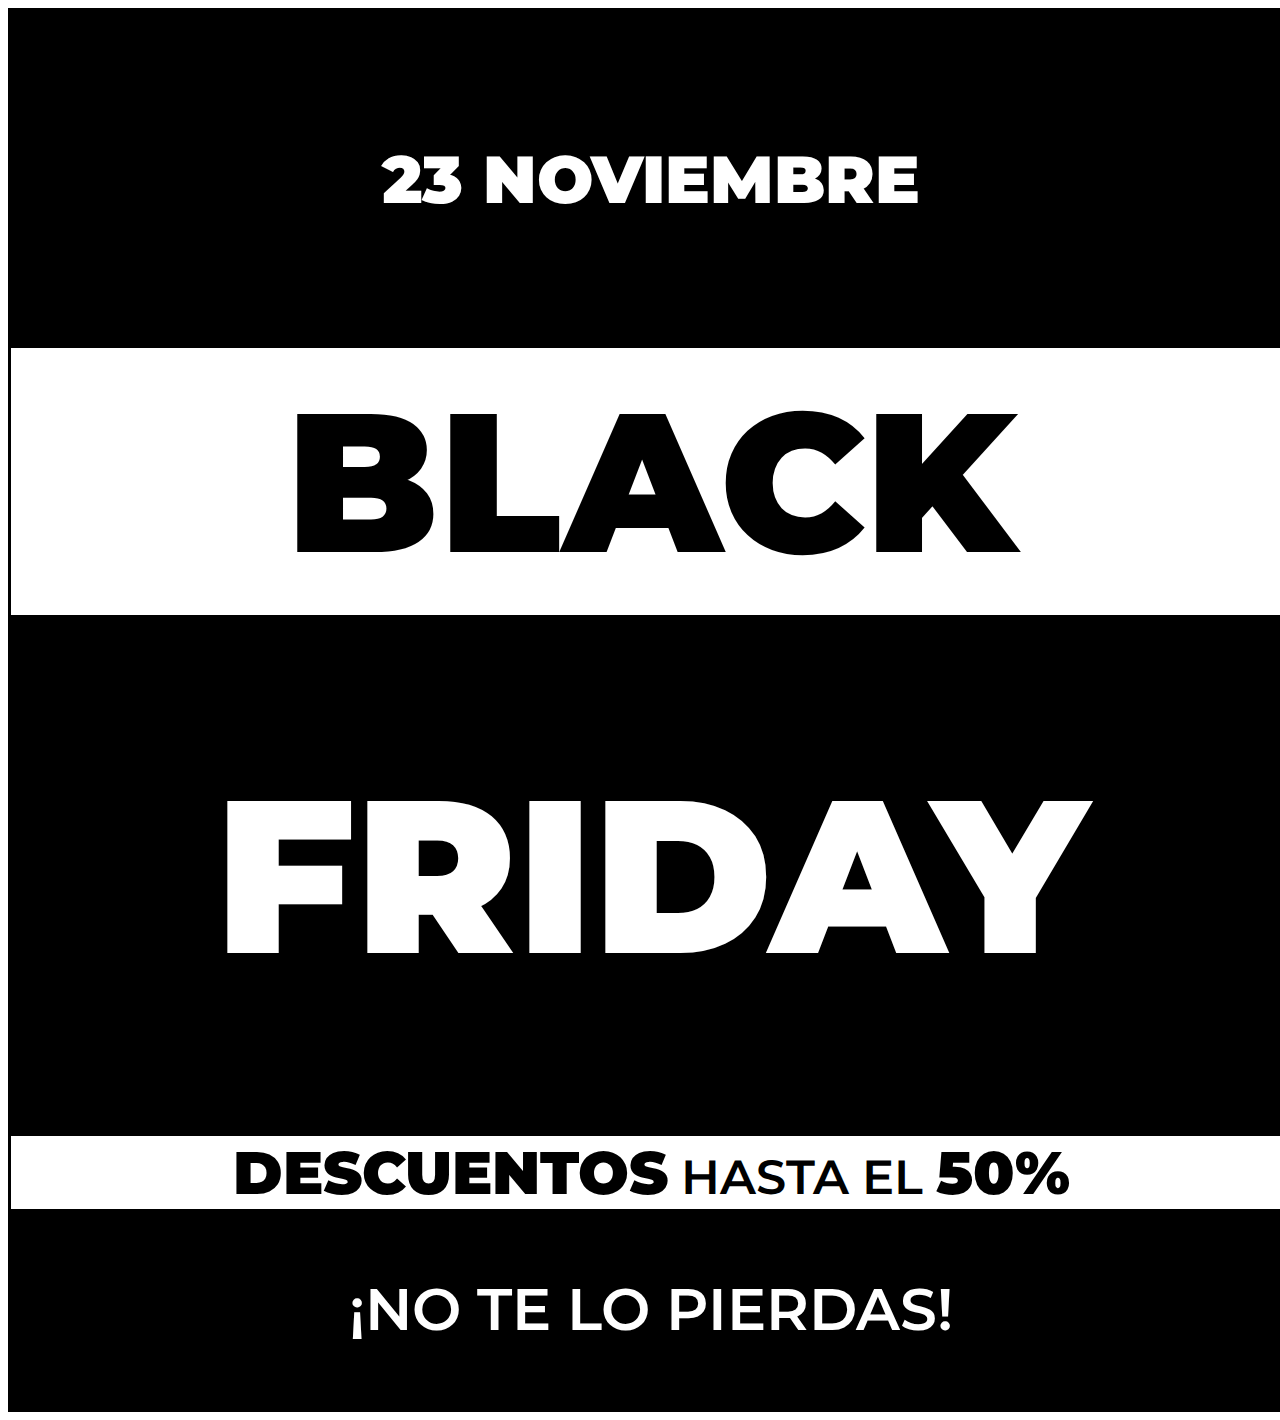
<file: Ejercicio1.2/index.html>
<!DOCTYPE html>
<html lang="en">
<head>
    <meta charset="UTF-8">
    <meta http-equiv="X-UA-Compatible" content="IE=edge">
    <meta name="viewport" content="width=device-width, initial-scale=1.0">
    <link rel="preconnect" href="https://fonts.googleapis.com">
    <link rel="preconnect" href="https://fonts.gstatic.com" crossorigin>
    <link href="https://fonts.googleapis.com/css2?family=Montserrat:wght@600;900&display=swap" rel="stylesheet">
    <link rel="stylesheet" href="style.css">
    <title>Laboratorio 2</title>
</head>
<body>
    <main>
        <h2 class="titulo-pequeno">23 NOVIEMBRE</h2>
        <h2 class="titulo-mediano">BLACK</h2>
        <h2 class="titulo-grande">FRIDAY</h2>
        <p class="descuentos-grande"><strong class="descuentos">DESCUENTOS</strong> HASTA EL <strong class="descuentos">50%</strong></p> 
        <p class="mensaje">¡NO TE LO PIERDAS!</p>
    </main>
</body>
</html>
</file>
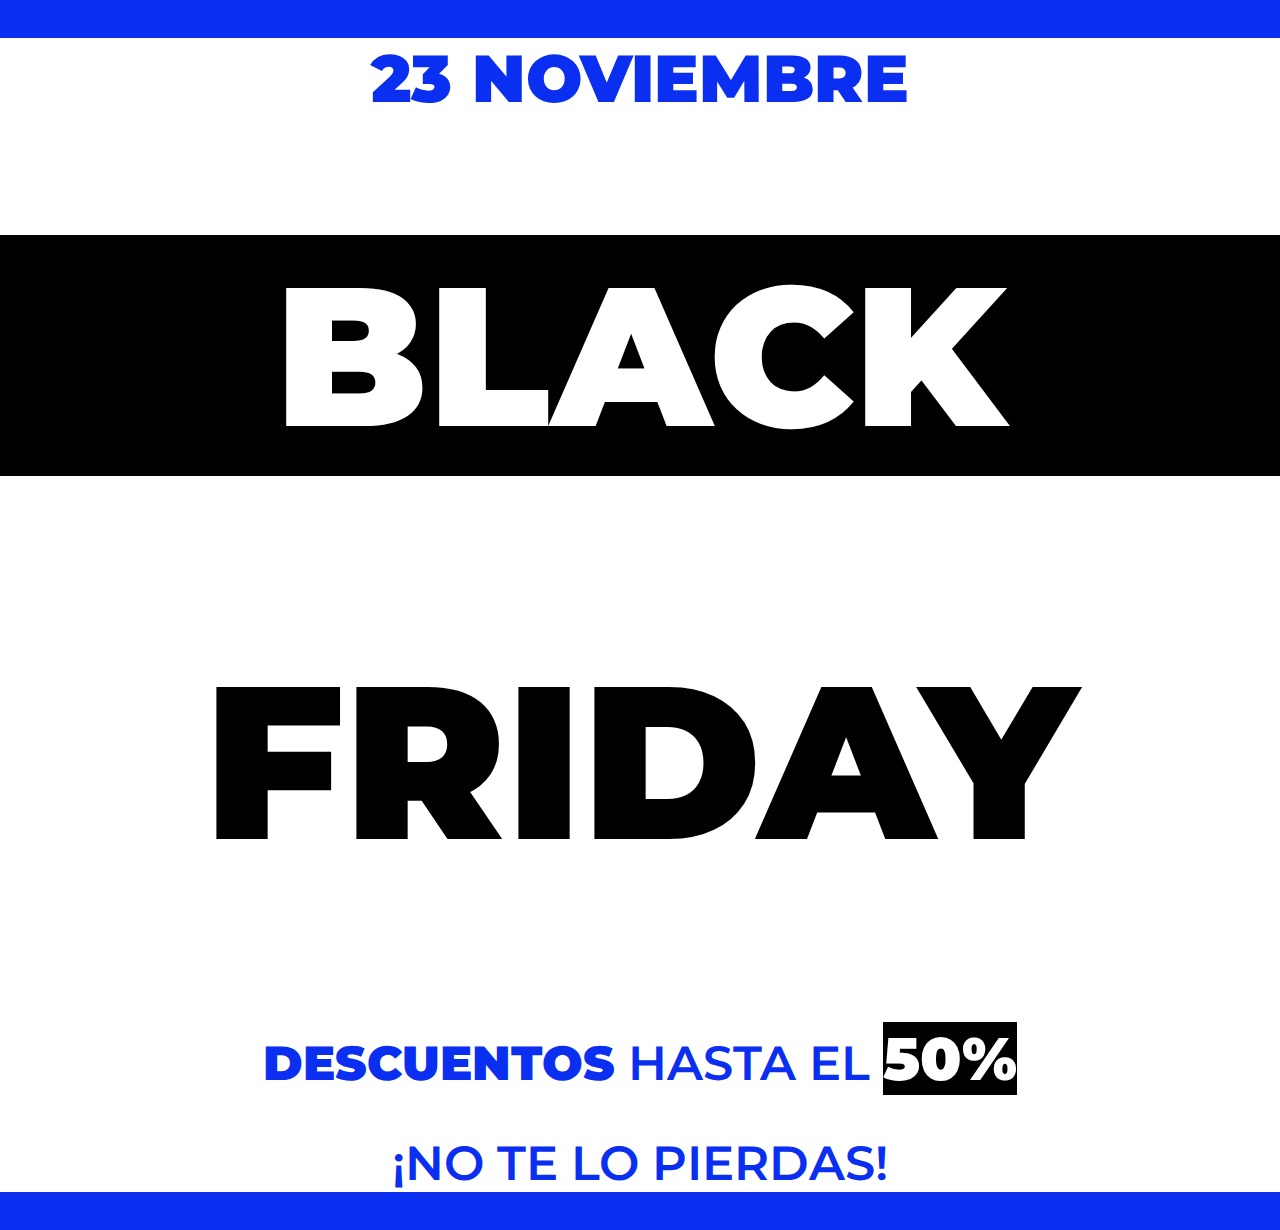
<file: Ejercicio1.3/index.html>
<!DOCTYPE html>
<html lang="en">
<head>
    <meta charset="UTF-8">
    <meta http-equiv="X-UA-Compatible" content="IE=edge">
    <meta name="viewport" content="width=device-width, initial-scale=1.0">
    <link rel="preconnect" href="https://fonts.googleapis.com">
    <link rel="preconnect" href="https://fonts.gstatic.com" crossorigin>
    <link href="https://fonts.googleapis.com/css2?family=Montserrat:wght@600;900&display=swap" rel="stylesheet">
    <link rel="stylesheet" href="style.css">
    <title>Laboratorio 2</title>
</head>
<body>
    <div class="container">
        <h2 class="titulo-pequeno">23 NOVIEMBRE</h2>
        <h2 class="titulo-mediano">BLACK</h2>
        <h2 class="titulo-grande">FRIDAY</h2>
        <p class="descuentos-grande"><strong class="descuentos">DESCUENTOS</strong> HASTA EL <strong id="porciento">50%</strong></p> 
        <p class="mensaje">¡NO TE LO PIERDAS!</p>
    </div>  
</body>
</html>
</file>
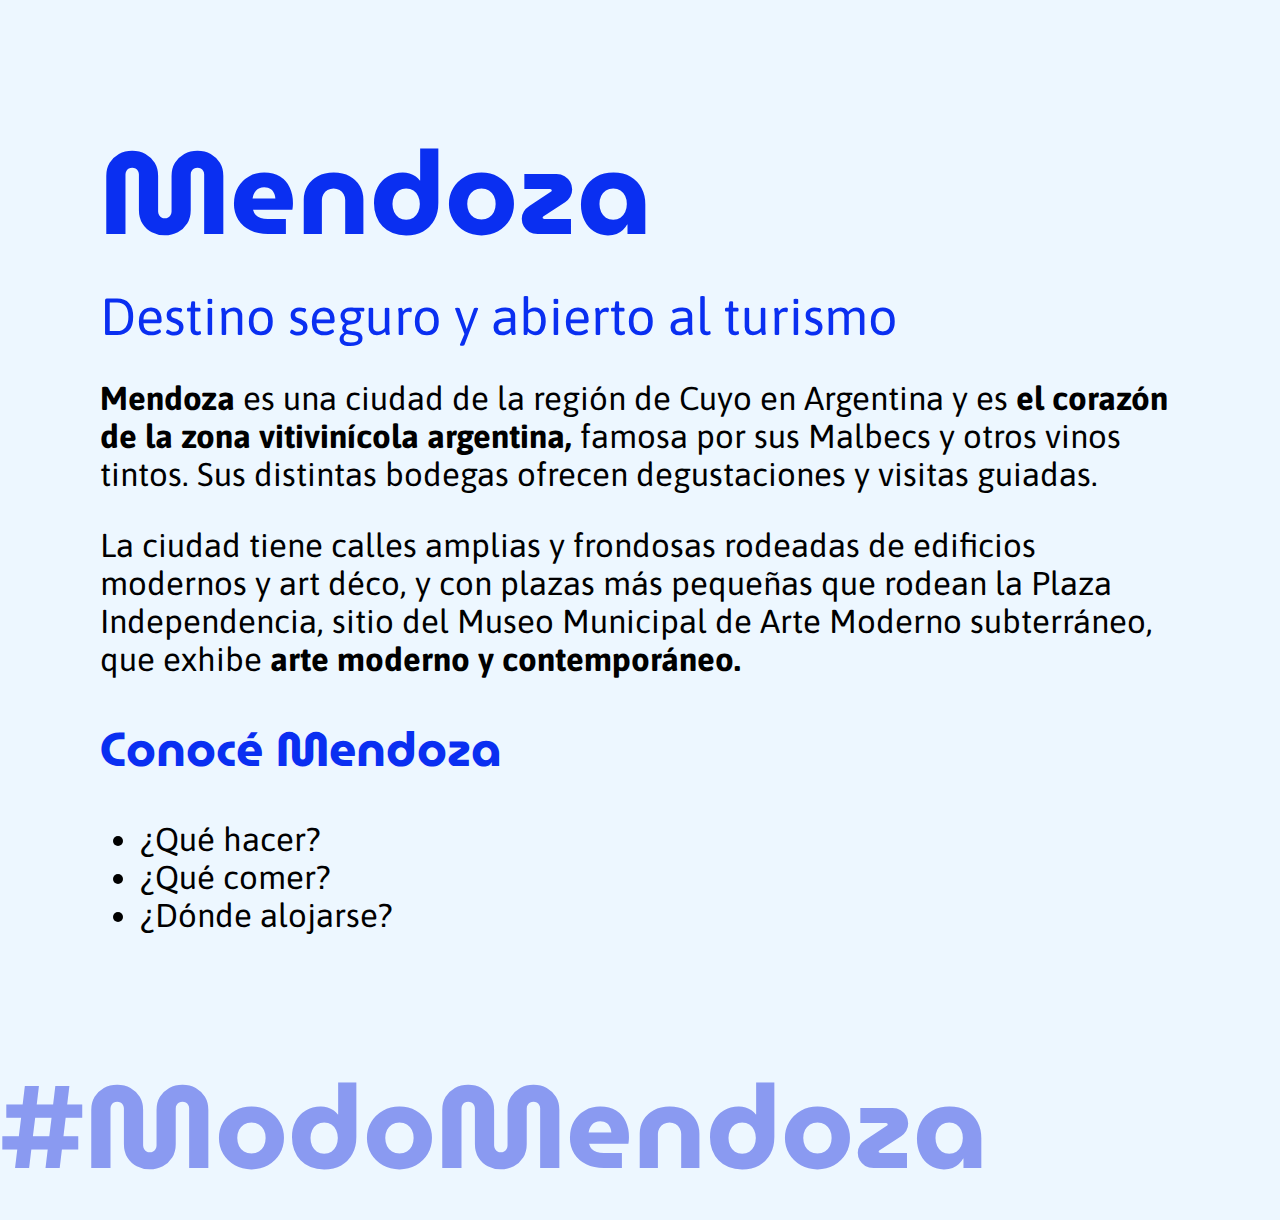
<file: Ejercicio1/index.html>
<!DOCTYPE html>
<html lang="en">
<head>
    <meta charset="UTF-8">
    <meta http-equiv="X-UA-Compatible" content="IE=edge">
    <meta name="viewport" content="width=device-width, initial-scale=1.0">
    <link rel="preconnect" href="https://fonts.googleapis.com">
    <link rel="preconnect" href="https://fonts.gstatic.com" crossorigin>
    <link href="https://fonts.googleapis.com/css2?family=MuseoModerno:wght@700&display=swap" rel="stylesheet">
    <link href="https://fonts.googleapis.com/css2?family=MuseoModerno:wght@400&display=swap" rel="stylesheet">
    <link href="https://fonts.googleapis.com/css2?family=Asap&family=MuseoModerno:wght@700&display=swap" rel="stylesheet">
    <link href="https://fonts.googleapis.com/css2?family=Asap&family=MuseoModerno:wght@400&display=swap" rel="stylesheet">
    <link rel="stylesheet" href="style.css">
    <title>"Laboratorio 1</title>
</head>
<body>
    <div class="container">
        <h2>Mendoza</h2>
        <h3>Destino seguro y abierto al turismo</h3>
        
        <p>
            <strong>Mendoza</strong> es una ciudad de la región de Cuyo en Argentina y
            es <strong>el corazón de la zona vitivinícola argentina,</strong> famosa por
            sus Malbecs y otros vinos tintos. Sus distintas bodegas
            ofrecen degustaciones y visitas guiadas.
        </p>
        
        <p>La ciudad tiene calles amplias y frondosas rodeadas de
            edificios modernos y art déco, y con plazas más pequeñas
            que rodean la Plaza Independencia, sitio del Museo
            Municipal de Arte Moderno subterráneo, que exhibe <strong>arte
            moderno y contemporáneo.</strong>
        </p>
        
        <h4 class="enunciado">Conocé Mendoza</h4>
        
        <ul>
            <li>¿Qué hacer?</li>
            <li>¿Qué comer?</li>
            <li>¿Dónde alojarse?</li>
        </ul>
    </div>
    <h1>#ModoMendoza</h1>
</body>
</html>
</file>
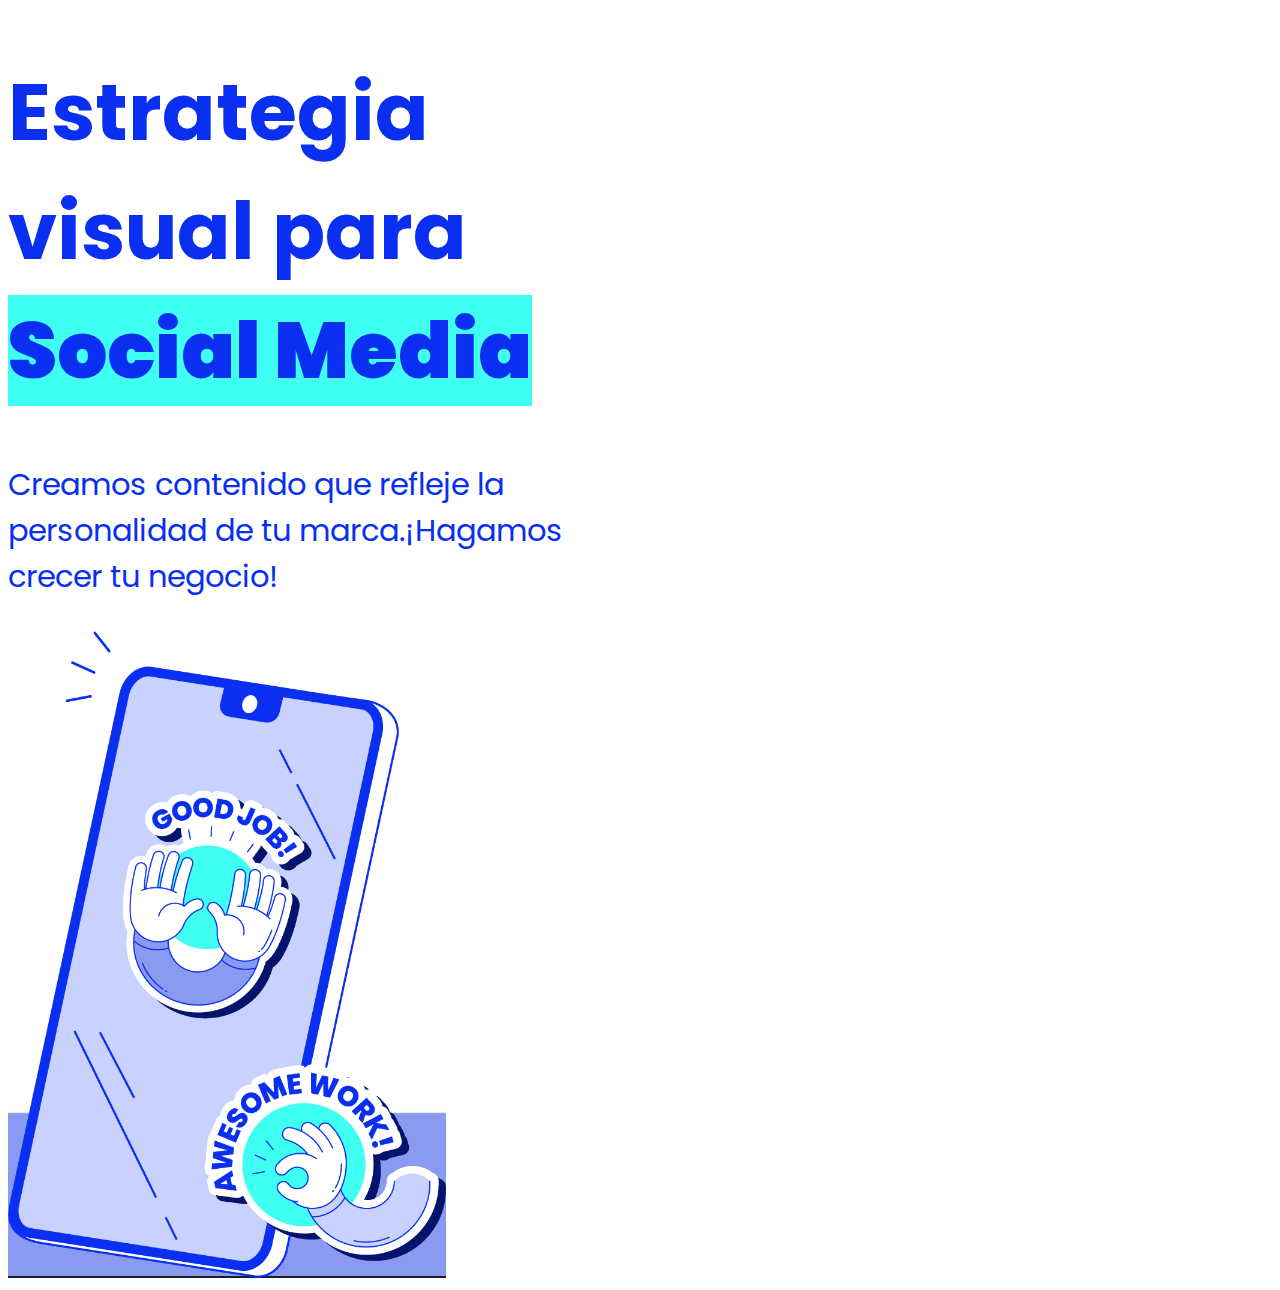
<file: Ejercicio2.1/index.html>
<!DOCTYPE html>
<html lang="en">
<head>
    <meta charset="UTF-8">
    <meta http-equiv="X-UA-Compatible" content="IE=edge">
    <meta name="viewport" content="width=device-width, initial-scale=1.0">
    <link rel="preconnect" href="https://fonts.googleapis.com">
    <link rel="preconnect" href="https://fonts.gstatic.com" crossorigin>
    <link href="https://fonts.googleapis.com/css2?family=Montserrat:wght@600;900&family=Poppins:wght@500;700&display=swap" rel="stylesheet">
    <link rel="stylesheet" href="style.css">
    <title>Laboratorio 1</title>
</head>
<body>
    <main>
        <h1>Estrategia visual para <strong>Social Media</strong></h1>
        <p>Creamos contenido que refleje la personalidad de tu marca.¡Hagamos crecer tu negocio!</p>
        <div class="contenedor">
            <img src="celu.png" alt="celu">   
        </div>
    </main>  
</body>
</html>
</file>
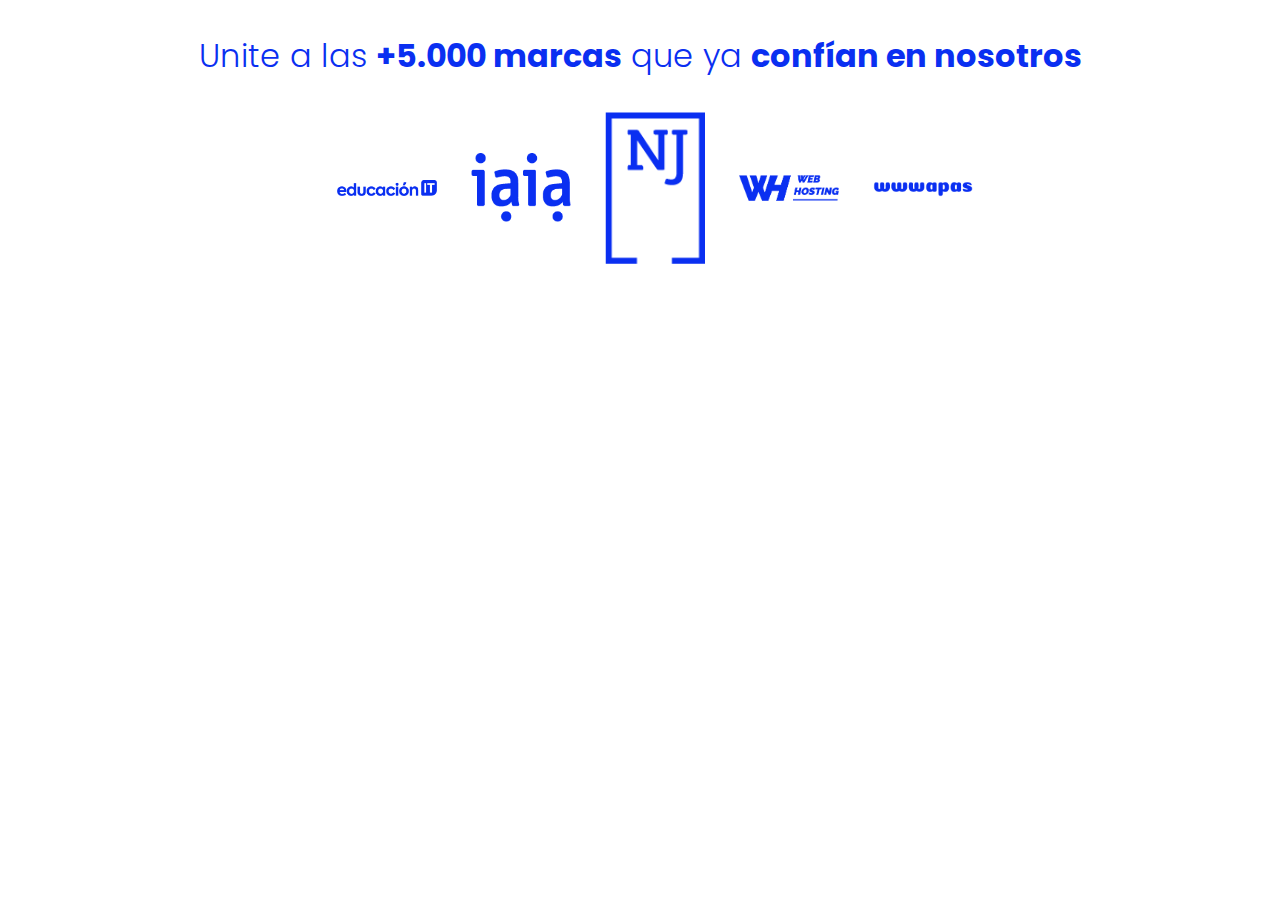
<file: Ejercicio2.2/index.html>
<!DOCTYPE html>
<html lang="en">
<head>
    <meta charset="UTF-8">
    <meta http-equiv="X-UA-Compatible" content="IE=edge">
    <meta name="viewport" content="width=device-width, initial-scale=1.0">
    <link rel="preconnect" href="https://fonts.googleapis.com">
    <link rel="preconnect" href="https://fonts.gstatic.com" crossorigin>
    <link href="https://fonts.googleapis.com/css2?family=Poppins:wght@300;700&display=swap" rel="stylesheet">
    <link rel="stylesheet" href="style.css">
    <title>Laboratorio 2</title>
</head>
<body>
    <footer>
        <p>Unite a las <strong>+5.000 marcas</strong> que ya <strong>confían en nosotros</strong></p>
        <div>
            <img src="imagenes/logos-EIT.png" alt="">
            <img src="imagenes/logos-iaia.png" alt="">
            <img src="imagenes/logos-NJ.png" alt="">
            <img src="imagenes/logos-WH.png" alt="">
            <img src="imagenes/logos-wwwapas.png" alt="">
        </div>
    </footer>
</body>
</html>
</file>
<file: Ejercicio1.2/style.css>
body{
    text-align: center;
    width: 100%;
    border: solid;
}

.titulo-pequeno{
    font-family: 'Montserrat', sans-serif;
    background-color: black;
    color: white;
    margin: 0%;
    padding: 10%;
    font-weight:  900;
    font-size: 66.6px;
}

.titulo-mediano{
    font-family: 'Montserrat', sans-serif;
    font-weight:  900;
    margin: 1%;
    font-size: 197.3px;
}

.titulo-grande{
    font-family: 'Montserrat', sans-serif;
    background-color: black;
    margin: 0%;
    padding: 10%;
    color: white;
    font-weight:  900;
    font-size: 217.3px;
}

.descuentos-grande{
    font-family: 'Montserrat', sans-serif;
    background-color: white;
    margin: 0%;
    padding: 0%;
    font-weight:  600;
    font-size: 48px;
}

.descuentos{
    font-family: 'Montserrat', sans-serif;
    font-weight:  900;
    font-size: 60px;
}

.mensaje{
    font-family: 'Montserrat', sans-serif;
    background-color: black;
    margin: 0%;
    color: white;
    padding: 5%;
    font-weight:  600;
    font-size: 58.6px;
}
</file>
<file: Ejercicio1.3/style.css>
body{
    text-align: center;
    background-color: #0a2ff1;
    padding: 3% 0% 3% 0%;
    margin: 0;
}

.container{
    background-color: white;
}

.titulo-pequeno{
    font-family: 'Montserrat', sans-serif;
    color: #0a2ff1;
    margin: 0%;
    font-weight:  900;
    font-size: 66.6px;
}

.titulo-mediano{
    font-family: 'Montserrat', sans-serif;
    color:white;
    margin: 9% 0% 2% 0%;
    background-color: black;
    font-weight:  900;
    font-size: 197.3px;
}

.titulo-grande{
    font-family: 'Montserrat', sans-serif;
    margin: 0%;
    padding: 10%;
    color: black;
    font-weight:  900;
    font-size: 217.3px;
}

.descuentos-grande{
    font-family: 'Montserrat', sans-serif;
    color: #0a2ff1;
    margin: 0%;
    padding: 0%;
    font-weight:  600;
    font-size: 48px;
}

.descuentos{
    font-family: 'Montserrat', sans-serif;
    font-weight:  900;
    font-size: 48px;
}

.mensaje{
    font-family: 'Montserrat', sans-serif;
    color: #0a2ff1;
    margin: 0%;
    padding-top: 3%;
    font-weight:  600;
    font-size: 48px;
}

#porciento{
    font-family: 'Montserrat', sans-serif;
    font-size: 60px;
    color: white;
    background-color: black;
}
</file>
<file: Ejercicio1/style.css>
body{
    background-color: #edf7ff;
    margin: 0;
}
.container{
    margin: 100px;
}
h1{
    font-family: 'MuseoModerno';
    font-weight: 700;
    font-size: 117px;
    color: #8a9af1;
    margin: 0;
}
h2{
    font-family: 'MuseoModerno';
    font-weight: 700;
    font-size: 117px;
    color: #0a2ff1;
    margin: 0;
}
h3{
    font-family: 'Asap', sans-serif;
    font-weight: 400;
    font-size: 52px;
    color: #0a2ff1;
    margin: 0;
}
h4{
    font-family: 'MuseoModerno';
    font-size: 48px;
    color: #0a2ff1;
    margin: 0;
}

p{
    font-family: 'Asap', sans-serif;
    font-weight: 400;
    font-size: 33px;
}

strong{
    font-family: 'Asap', sans-serif;
    font-weight: 700;
    font-size: 33px;
}

ul{
    font-family: 'Asap', sans-serif;
    font-size: 33px;
}
</file>
<file: Ejercicio2.1/style.css>
.contenedor {
    display: inline-block;
}
  
h1{
    font-family: 'Poppins', sans-serif;
    color: #0a2ff1;
    font-weight: 700;
    font-size: 78.6px;
    width: 50%;
}
strong{
    background-color: #3ffff3;
}
p{
    font-family: 'Poppins', sans-serif;
    color: #0a2ff1;
    font-weight: medium;
    font-size: 30.6px;
    width: 50%;
}

img{
    width: 60%;
    background-image: url(fondo.JPG);
    background-position: center bottom;
    background-repeat: repeat-x;
}
</file>
<file: Ejercicio2.2/style.css>
footer{
    text-align: center;
}
p{
    font-family: 'Poppins', sans-serif;
    font-weight: 300;
    font-size: 32px;
    color: #0a2ff1;
}
strong{
    font-family: 'Poppins', sans-serif;
    font-weight: 700;
    font-size: 32px;
    color: #0a2ff1;
}
img {
    width:100px;
    vertical-align: middle;
    margin-left: 30px;
}
</file>
